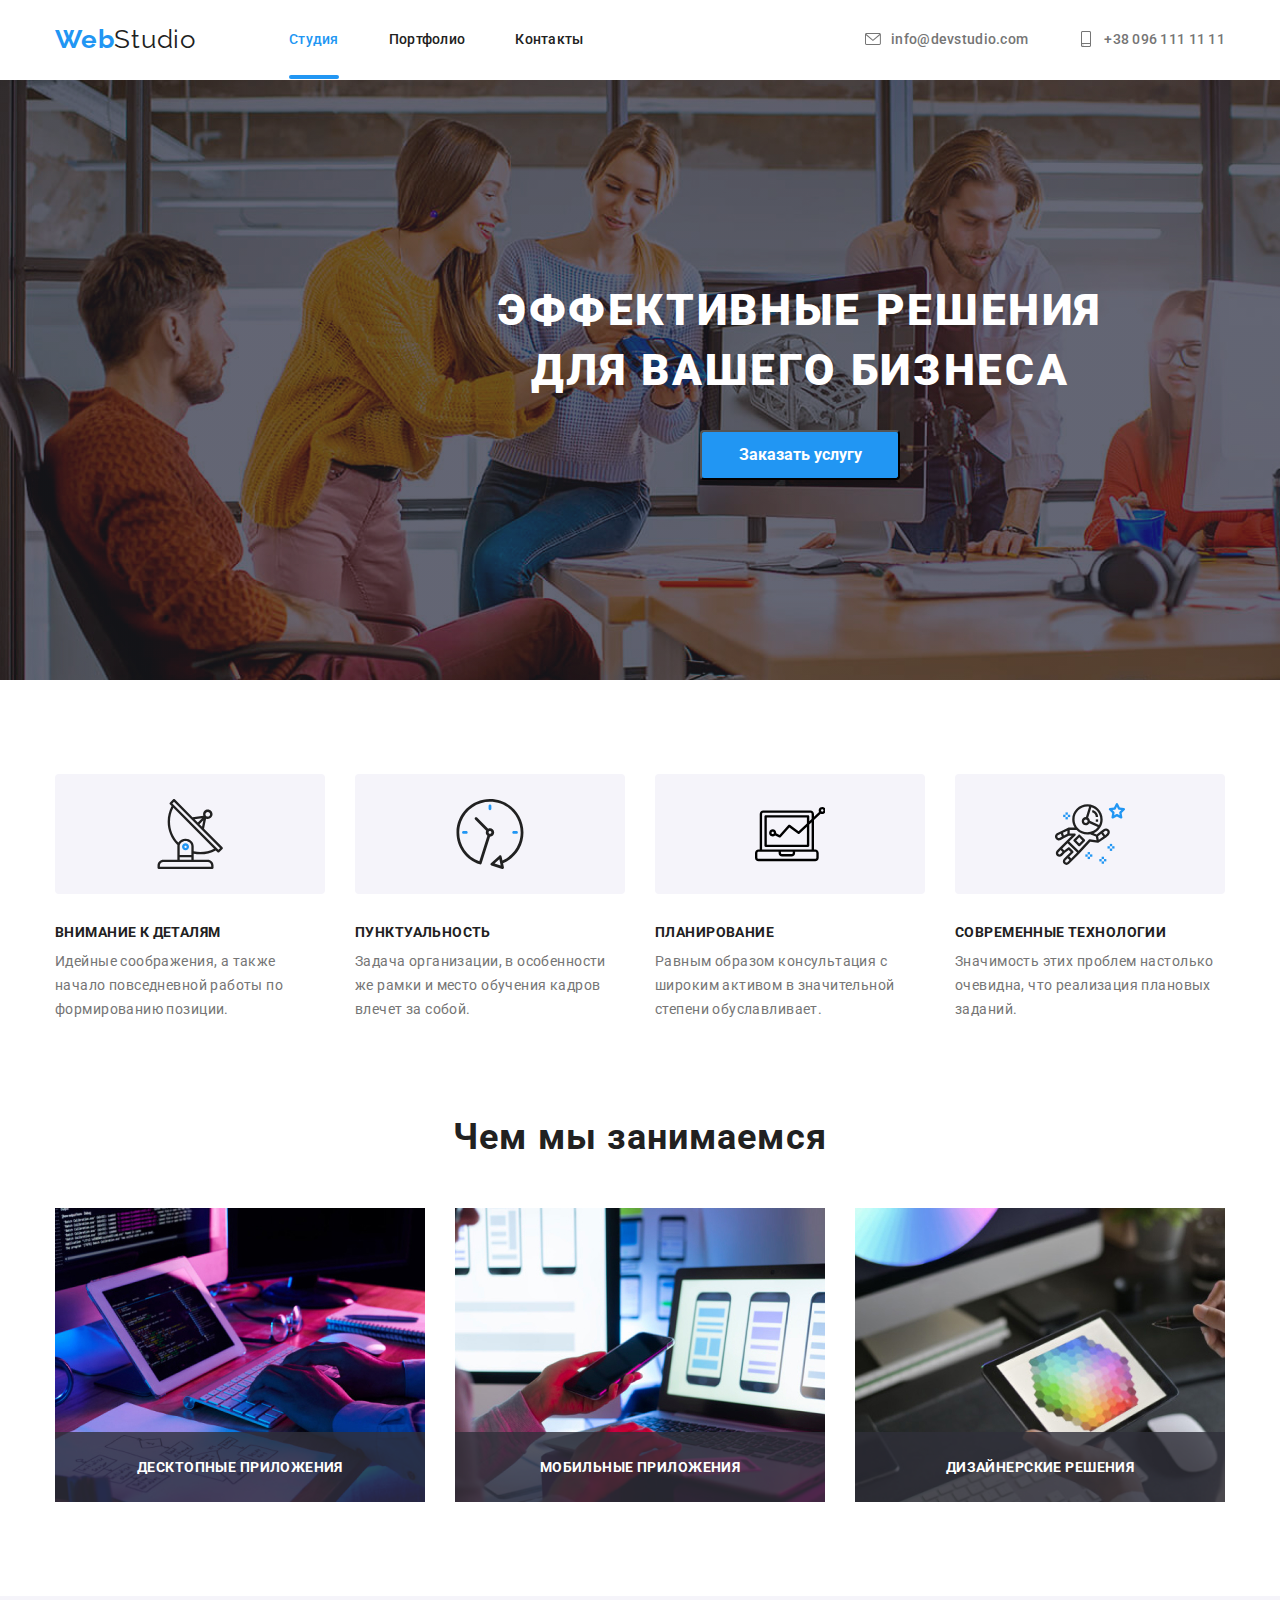
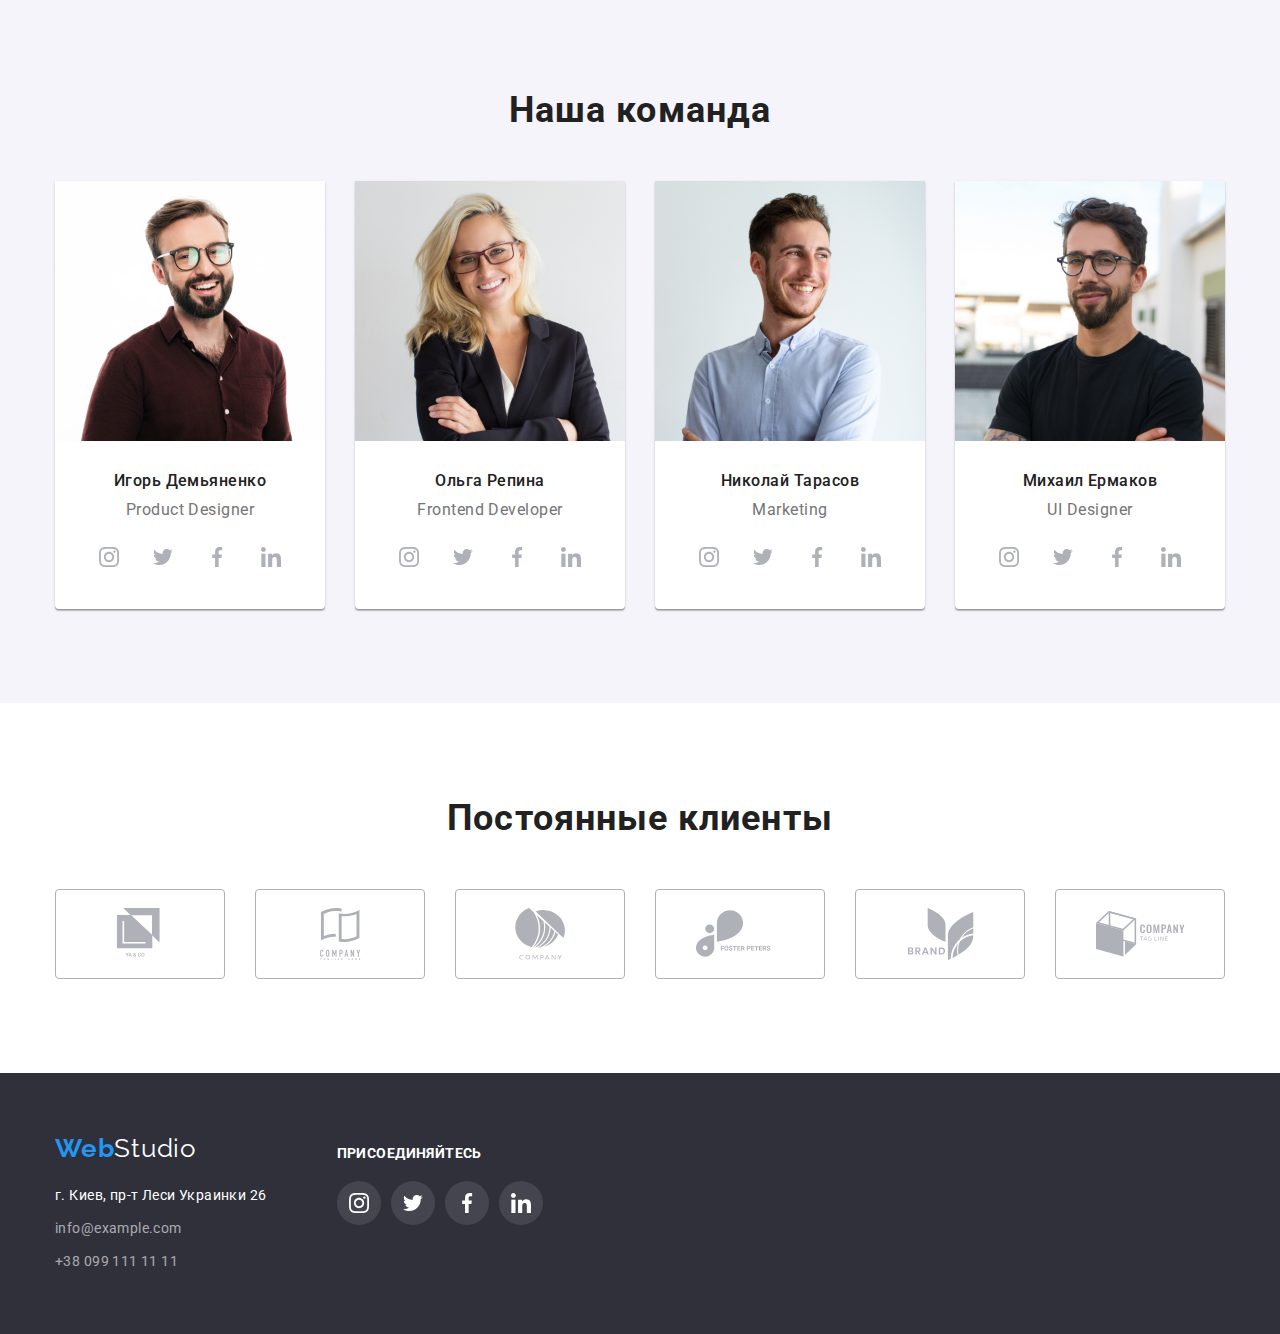
<file: index.html>
<!DOCTYPE html>
<html lang="ru">
<head>
    <meta charset="UTF-8">
    <meta name="viewport" content="width=device-width, initial-scale=1.0">
    <title>Web Studio</title>
    <link rel="stylesheet" href="https://cdnjs.cloudflare.com/ajax/libs/modern-normalize/1.0.0/modern-normalize.min.css" />
    <link rel="preconnect" href="https://fonts.gstatic.com">
    <link
        href="https://fonts.googleapis.com/css2?family=Oleo+Script&family=Raleway:wght@700&family=Roboto:wght@400;500;700;900&display=swap"
        rel="stylesheet">
        <link rel="stylesheet" href="/css/styles.css">
</head>
<body>
    <header class="header">
       <div class="container">
            <a class="header-logo" href="/index.html" lang="en"><span class="header-logo-span-web">Web</span><span
                    class="header-logo-span-studio">Studio</span></a>
            <nav class="navigation">
                <ul class="navigation-list">
                    <li class="navigation-list-item"><a class="navigation-list-item-link link-accent" href="/index.html">Студия</a></li>
                    <li class="navigation-list-item"><a class="navigation-list-item-link" href="/portfolio.html">Портфолио</a></li>
                    <li class="navigation-list-item"><a class="navigation-list-item-link" href="#">Контакты</a></li>
                </ul>
            </nav>
            <ul class="header-contact">
                <li class="header-contact-item">
                    <a class="header-contact-item-link"
                        href="mailto:info@devstudio.com"><svg class="header-contact-link-icon">
                            <use href="/images/sprite.svg#icon-envelope"></use>
                        </svg>  <span>info@devstudio.com</span></a></li>
                <li class="header-contact-item"><a class="header-contact-item-link" href="tel:+380961111111"> <svg class="header-contact-link-icon">
                    <use href="/images/sprite.svg#icon-smartphone"></use>
                </svg>  <span>+38 096 111 11 11</span></a>
                </li>
            </ul>
       </div>
    </header>
    <main>
        <!-- HERO -->
        <section class="hero">
            <div class="container">
                <h1 class="hero-title">ЭФФЕКТИВНЫЕ РЕШЕНИЯ <br> ДЛЯ ВАШЕГО БИЗНЕСА</h1>
                <button class="modal-btn" type="button" data-modal-open><span class="modal-btn-text">Заказать услугу</span></button>
            </div>
        </section>
        <!-- Features -->
        <section class="features">
            <div class="container">
                <h2 class="visually-hidden">Особенности</h2>
                <ul class="features-list">
                    <li class="features-list-item">
                        <div class="features-list-icon-border">
                        <svg class="features-list-icon">
                            <use href="/images/sprite.svg#icon-satellite-antenna"></use>
                        </svg>
                        </div>
                        <h3 class="features-list-item-title">ВНИМАНИЕ К ДЕТАЛЯМ</h3>
                        <p class="features-list-item-text">Идейные соображения, а также <br>
                            начало повседневной работы по <br>
                            формированию позиции.
                        </p>
                    </li>
                    <li class="features-list-item">
                        <div class="features-list-icon-border">
                        <svg class="features-list-icon">
                            <use href="/images/sprite.svg#icon-clock"></use>
                        </svg>
                        </div>
                        <h3 class="features-list-item-title">ПУНКТУАЛЬНОСТЬ</h3>
                        <p class="features-list-item-text">Задача организации, в особенности <br>
                            же рамки и место обучения кадров <br>
                            влечет за собой.
                        </p>
                    </li>
                    <li class="features-list-item">
                        <div class="features-list-icon-border">
                        <svg class="features-list-icon">
                            <use href="/images/sprite.svg#icon-computer"></use>
                        </svg>
                        </div>
                        <h3 class="features-list-item-title">ПЛАНИРОВАНИЕ</h3>
                        <p class="features-list-item-text">Равным образом консультация с <br>
                            широким активом в значительной <br>
                            степени обуславливает.
                        </p>
                    </li>
                    <li class="features-list-item">
                        <div class="features-list-icon-border">
                        <svg class="features-list-icon">
                            <use href="/images/sprite.svg#icon-astronaut"></use>
                        </svg>
                        </div>
                        <h3 class="features-list-item-title">СОВРЕМЕННЫЕ ТЕХНОЛОГИИ</h3>
                        <p class="features-list-item-text">Значимость этих проблем настолько <br>
                            очевидна, что реализация плановых <br>
                            заданий.
                        </p>
                    </li>
                </ul>
            </div>
        </section>
        <!--ACTIVITIES-->
        <section class="activities">
            <div class="container">
                <h2 class="activities-title">Чем мы занимаемся</h2>
                <ul class="activities-list">
                    <li class="activities-list-item">
                        <img class="activities-list-item-img" src="/images/img.jpg" alt="сотрудник печатает на клавиатуре" width="370"
                            height="294">
                            <div class="activities-text-container">
                                <p class="activities-text">Десктопные приложения</p>
                            </div>
                    </li>
                    <li class="activities-list-item">
                        <img class="activities-list-item-img" src="/images/img-1.jpg" alt="девушка использует смартфон" width="370"
                            height="294">
                            <div class="activities-text-container">
                                <p class="activities-text">Мобильные приложения</p>
                            </div>
                    </li>
                    <li class="activities-list-item">
                        <img class="activities-list-item-img" src="/images/img-2.jpg" alt="сотрудник использует палитру на планшете"
                            width="370" height="294">
                        <div class="activities-text-container">
                            <p class="activities-text">Дизайнерские решения</p>
                        </div>
                    </li>
                </ul>
            </div>
        </section>
        <!--TEAM-->
        <section class="team">
            <div class="container">
                <h2 class="team-title">Наша команда</h2>
                <ul class="team-list">
                    <li class="team-list-item">
                        <img class="team-list-iteam-img" src="/images/team/img.jpg" alt="фото Игоря Демьяненко" width="270"
                            height="260">
                            
                        <h3 class="team-list-item-title">Игорь Демьяненко</h3>
                        <p class="team-list-item-text" lang="en">Product Designer</p>
                        <ul class="team-social-link-list">
                            <li class="team-social-link-list-item">
                            <a class="team-social-link" href="">
                                <svg class="team-social-icon">
                                    <use href="/images/sprite.svg#icon-instagram"></use>
                                </svg>
                            </a>
                            </li>
                            <li class="team-social-link-list-item">
                            <a class="team-social-link" href="">
                                <svg class="team-social-icon">
                                    <use href="/images/sprite.svg#icon-twiter"></use>
                                </svg>
                            </a>
                            </li>
                            <li class="team-social-link-list-item">
                            <a class="team-social-link" href="">
                                <svg class="team-social-icon">
                                    <use href="/images/sprite.svg#icon-facebook"></use>
                                </svg>
                            </a>
                            </li>
                            <li class="team-social-link-list-item">
                            <a class="team-social-link" href="">
                                <svg class="team-social-icon">
                                    <use href="/images/sprite.svg#icon-linkedin"></use>
                                </svg>
                            </a>
                            </li>
                        </ul>
                        
                    </li>
                    <li class="team-list-item">
                        <img class="team-list-iteam-img" src="/images/team/img-1.jpg" alt="фото Ольги Репиной" width="270" height="260">
                     
                        <h3 class="team-list-item-title">Ольга Репина</h3>
                        <p class="team-list-item-text" lang="en">Frontend Developer</p>
                        <ul class="team-social-link-list">
                            <li class="team-social-link-list-item">
                                <a class="team-social-link" href="">
                                    <svg class="team-social-icon">
                                        <use href="/images/sprite.svg#icon-instagram"></use>
                                    </svg>
                                </a>
                            </li>
                            <li class="team-social-link-list-item">
                                <a class="team-social-link" href="">
                                    <svg class="team-social-icon">
                                        <use href="/images/sprite.svg#icon-twiter"></use>
                                    </svg>
                                </a>
                            </li>
                            <li class="team-social-link-list-item">
                                <a class="team-social-link" href="">
                                    <svg class="team-social-icon">
                                        <use href="/images/sprite.svg#icon-facebook"></use>
                                    </svg>
                                </a>
                            </li>
                            <li class="team-social-link-list-item">
                                <a class="team-social-link" href="">
                                    <svg class="team-social-icon">
                                        <use href="/images/sprite.svg#icon-linkedin"></use>
                                    </svg>
                                </a>
                            </li>
                        </ul>
                      
                    </li>
                    <li class="team-list-item">
                        <img class="team-list-iteam-img" src="/images/team/img-2.jpg" alt="фото Николая Тарасова" width="270"
                            height="260">
                        
                        <h3 class="team-list-item-title">Николай Тарасов</h3>
                        <p class="team-list-item-text" lang="en">Marketing</p>
                    <ul class="team-social-link-list">
                        <li class="team-social-link-list-item">
                            <a class="team-social-link" href="">
                                <svg class="team-social-icon">
                                    <use href="/images/sprite.svg#icon-instagram"></use>
                                </svg>
                            </a>
                        </li>
                        <li class="team-social-link-list-item">
                            <a class="team-social-link" href="">
                                <svg class="team-social-icon">
                                    <use href="/images/sprite.svg#icon-twiter"></use>
                                </svg>
                            </a>
                        </li>
                        <li class="team-social-link-list-item">
                            <a class="team-social-link" href="">
                                <svg class="team-social-icon">
                                    <use href="/images/sprite.svg#icon-facebook"></use>
                                </svg>
                            </a>
                        </li>
                        <li class="team-social-link-list-item">
                            <a class="team-social-link" href="">
                                <svg class="team-social-icon">
                                    <use href="/images/sprite.svg#icon-linkedin"></use>
                                </svg>
                            </a>
                        </li>
                    </ul>
                    </li>
                    <li class="team-list-item">
                        <img class="team-list-iteam-img" src="/images/team/img-3.jpg" alt="фото Михаила Ермакова" width="270"
                            height="260">
                            
                        <h3 class="team-list-item-title">Михаил Ермаков</h3>
                        <p class="team-list-item-text" lang="en">UI Designer</p>
                        <ul class="team-social-link-list">
                            <li class="team-social-link-list-item">
                                <a class="team-social-link" href="">
                                    <svg class="team-social-icon">
                                        <use href="/images/sprite.svg#icon-instagram"></use>
                                    </svg>
                                </a>
                            </li>
                            <li class="team-social-link-list-item">
                                <a class="team-social-link" href="">
                                    <svg class="team-social-icon">
                                        <use href="/images/sprite.svg#icon-twiter"></use>
                                    </svg>
                                </a>
                            </li>
                            <li class="team-social-link-list-item">
                                <a class="team-social-link" href="">
                                    <svg class="team-social-icon">
                                        <use href="/images/sprite.svg#icon-facebook"></use>
                                    </svg>
                                </a>
                            </li>
                            <li class="team-social-link-list-item">
                                <a class="team-social-link" href="">
                                    <svg class="team-social-icon">
                                        <use href="/images/sprite.svg#icon-linkedin"></use>
                                    </svg>
                                </a>
                            </li>
                        </ul>
                        
                    </li>
                </ul>
            </div>
        </section>
        <!--Partners-->
        <section class="partners">
            <div class="container">
            <h2 class="partners-title">Постоянные клиенты</h2>
            <ul class="partners-logo-list">
                <li class="partners-logo-list-item">
                    <a class="partners-logo-link" href="">
                        <svg class="partners-logo-icon">
                            <use href="/images/sprite.svg#icon-logo-1" ></use>
                        </svg>
                    </a>
                </li>
                <li class="partners-logo-list-item">
                    <a class="partners-logo-link" href="">
                    <svg class="partners-logo-icon">
                        <use href="/images/sprite.svg#icon-logo-2" ></use>
                    </svg>
                    </a>
                </li>
                <li class="partners-logo-list-item">
                    <a class="partners-logo-link" href="">
                    <svg class="partners-logo-icon">
                        <use href="/images/sprite.svg#icon-logo-3" ></use>
                    </svg>
                    </a>
                </li>
                <li class="partners-logo-list-item">
                    <a class="partners-logo-link" href="">
                    <svg class="partners-logo-icon">
                        <use href="/images/sprite.svg#icon-logo-4" ></use>
                    </svg>
                    </a>
                </li>
                <li class="partners-logo-list-item">
                    <a class="partners-logo-link" href="">
                    <svg class="partners-logo-icon">
                        <use href="/images/sprite.svg#icon-logo-5" ></use>
                    </svg>
                    </a>
                </li>
                <li class="partners-logo-list-item">
                    <a class="partners-logo-link" href="">
                    <svg class="partners-logo-icon">
                        <use href="/images/sprite.svg#icon-logo-6" ></use>
                    </svg>
                    </a>
                </li>
            </ul>
            </div>
        </section>
    </main>
    <footer class="footer">
        <div class="container">
            <div class="footer-logo-adress">
            <a class="footer-logo" href="/index.html" lang="en"><span class="footer-logo-span-web">Web</span><span
                    class="footer-logo-span-studio">Studio</span></a>
            <address class="footer-adress">
                <ul class="footer-adress-list">
                    <li class="footer-adress-list-item">
                        <a class="footer-adress-list-item-link-map" href="https://goo.gl/maps/MqSdqKukaZppkvyj8">г. Киев, пр-т Леси
                            Украинки 26</a>
                    </li>
                    <li class="footer-adress-list-item">
                        <a class="footer-adress-list-item-link" href="mailto:info@example.com">info@example.com</a>
                    </li>
                    <li class="footer-adress-list-item">
                        <a class="footer-adress-list-item-link" href="tel:+380991111111">+38 099 111 11 11</a>
                    </li>
                </ul>
                </address>
                </div>
                <div class="footer-social-links">
                <h3 class="footer-social-link-list-title">присоединяйтесь</h3>
                <ul class="footer-social-link-list">
                    <li class="footer-social-link-list-item">
                        <a class="footer-social-link" href="">
                            <svg class="footer-social-icon">
                                <use href="/images/sprite.svg#icon-instagram"></use>
                            </svg>
                        </a>
                    </li>
                    <li class="footer-social-link-list-item">
                        <a class="footer-social-link" href="">
                            <svg class="footer-social-icon">
                                <use href="/images/sprite.svg#icon-twiter"></use>
                            </svg>
                        </a>
                    </li>
                    <li class="footer-social-link-list-item">
                        <a class="footer-social-link" href="">
                            <svg class="footer-social-icon">
                                <use href="/images/sprite.svg#icon-facebook"></use>
                            </svg>
                        </a>
                    </li>
                    <li class="footer-social-link-list-item">
                        <a class="footer-social-link" href="">
                            <svg class="footer-social-icon">
                                <use href="/images/sprite.svg#icon-linkedin"></use>
                            </svg>
                        </a>
                    </li>
                </ul>
                </div>
  </div> 
    </footer>

    <div class="backdrop is-hidden" data-modal>
        <div class="modal">
            <button type="button" class="close-btn" data-modal-close>
                <svg class="close-btn-icon">
                    <use href="/images/sprite.svg#icon-close"></use>
                </svg>
            </button>
        </div>
    </div>
    <script src="./js/modal.js"></script>
</body>
</html>
</file>
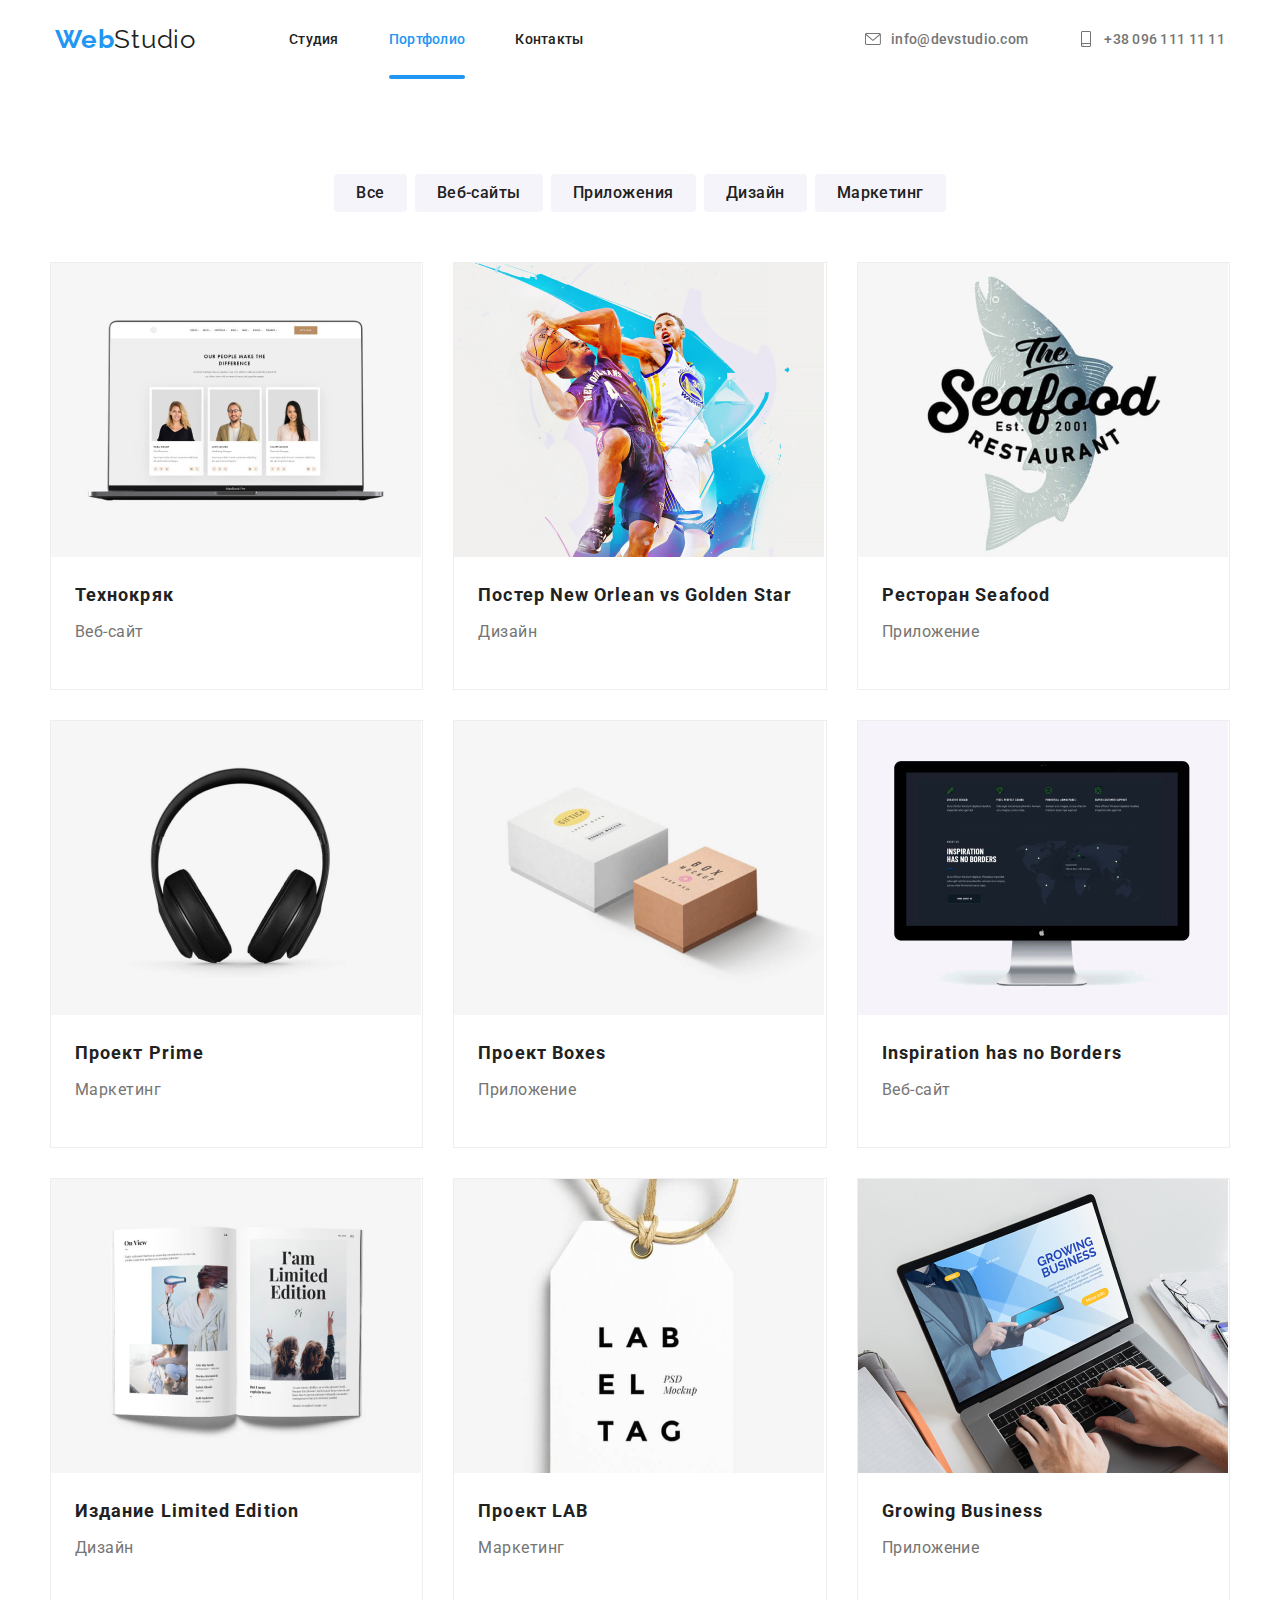
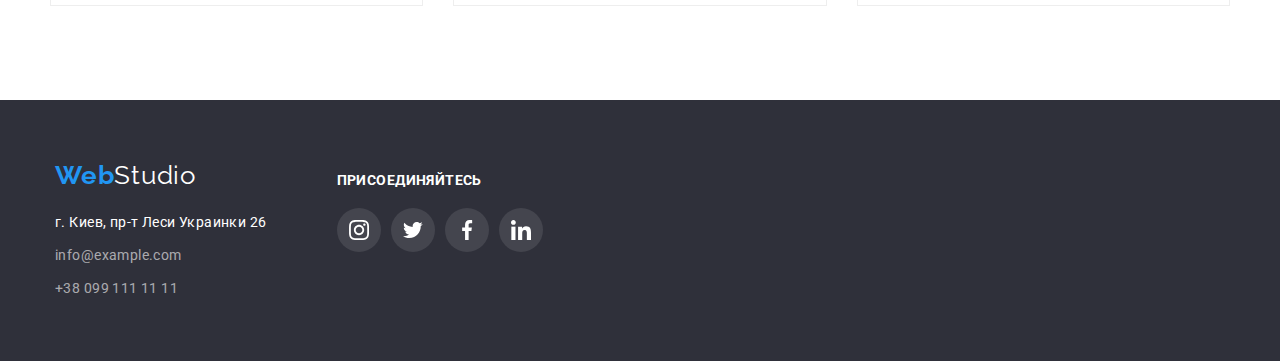
<file: portfolio.html>
<!DOCTYPE html>
<html lang="en">
<head>
    <meta charset="UTF-8">
    <meta name="viewport" content="width=device-width, initial-scale=1.0">
    <title>Portfolio</title>
    <link rel="stylesheet" href="https://cdnjs.cloudflare.com/ajax/libs/modern-normalize/1.0.0/modern-normalize.min.css" />
    <link rel="preconnect" href="https://fonts.gstatic.com">
    <link
        href="https://fonts.googleapis.com/css2?family=Oleo+Script&family=Raleway:wght@700&family=Roboto:wght@400;500;700;900&display=swap"
        rel="stylesheet">
    <link rel="stylesheet" href="/css/styles.css">
</head>
<body>
<header class="header">
    <div class="container">
        <a class="header-logo" href="/index.html" lang="en"><span class="header-logo-span-web">Web</span><span
                class="header-logo-span-studio">Studio</span></a>
        <nav class="navigation">
            <ul class="navigation-list">
                <li class="navigation-list-item"><a class="navigation-list-item-link" href="/index.html">Студия</a></li>
                <li class="navigation-list-item"><a class="navigation-list-item-link link-accent"
                        href="/portfolio.html">Портфолио</a></li>
                <li class="navigation-list-item"><a class="navigation-list-item-link" href="#">Контакты</a></li>
            </ul>
        </nav>
        <ul class="header-contact">
            <li class="header-contact-item">
                <a class="header-contact-item-link" href="mailto:info@devstudio.com"><svg class="header-contact-link-icon">
                        <use href="/images/sprite.svg#icon-envelope"></use>
                    </svg> <span>info@devstudio.com</span></a></li>
            <li class="header-contact-item"><a class="header-contact-item-link" href="tel:+380961111111"> <svg
                        class="header-contact-link-icon">
                        <use href="/images/sprite.svg#icon-smartphone"></use>
                    </svg> <span>+38 096 111 11 11</span></a>
            </li>
        </ul>
    </div>
</header>
    <main>
<h1 class="visually-hidden">Портфолио</h1>
<section class="portfolio-menu">
<div class="container">
    <ul class="portfolio-filters-list">
        <li class="portfolio-filters-list-item"><button class="portfolio-filters-list-item-button"
                type="button">Все</button></li>
        <li class="portfolio-filters-list-item"><button class="portfolio-filters-list-item-button"
                type="button">Веб-сайты</button></li>
        <li class="portfolio-filters-list-item"><button class="portfolio-filters-list-item-button"
                type="button">Приложения</button></li>
        <li class="portfolio-filters-list-item"><button class="portfolio-filters-list-item-button"
                type="button">Дизайн</button></li>
        <li class="portfolio-filters-list-item"><button class="portfolio-filters-list-item-button"
                type="button">Маркетинг</button></li>
    </ul>
    <h2 class="visually-hidden">Наши работы</h2>
    <ul class="projects-list">
        <li class="projecs-list-item">
            <a class="projecs-list-item-link" href="#">
                <img class="projecs-list-item-img" src="/images/portfolio/portfolio-1.jpg" alt="Ноутбук с открытам на нём веб-сайтом" width="370" height="294">
                <h3 class="projecs-list-item-title">Технокряк</h3>
                <p class="projecs-list-item-text">Веб-сайт</p>
                <div class="overlay">
                    <p>Технокряк это современная <br> площадка распространения <br> коронавируса. Компании <br> используют эту платформу
                        для <br>
                        цифрового шпионажа и атак на <br> защищённые сервера конкурентов.</p>
                        </div>
            </a>
        </li>
        <li class="projecs-list-item">
            <a class="projecs-list-item-link" href="#">
                <img src="/images/portfolio/portfolio-2.jpg" alt="Игроки в баскетбол" width="370" height="294">
                <h3 class="projecs-list-item-title">Постер New Orlean vs Golden Star</h3>
                <p class="projecs-list-item-text">Дизайн</p>
            </a>
        </li>
        <li class="projecs-list-item">
            <a class="projecs-list-item-link" href="#">
                <img src="/images/portfolio/portfolio-3.jpg" alt="Название ресторана с рыбой на заднем фоне" width="370"
                    height="294">
                <h3 class="projecs-list-item-title">Ресторан Seafood</h3>
                <p class="projecs-list-item-text">Приложение</p>
            </a>
        </li>
        <li class="projecs-list-item">
            <a class="projecs-list-item-link" href="#">
                <img src="/images/portfolio/portfolio-4.jpg" alt="Наушники" width="370" height="294">
                <h3 class="projecs-list-item-title">Проект Prime</h3>
                <p class="projecs-list-item-text">Маркетинг</p>
            </a>
        </li>
        <li class="projecs-list-item">
            <a class="projecs-list-item-link" href="#">
                <img class="projecs-list-item-img" src="/images/portfolio/portfolio-5.jpg" alt="Две коробки" width="370"
                    height="294">
                <h3 class="projecs-list-item-title">Проект Boxes</h3>
                <p class="projecs-list-item-text">Приложение</p>
            </a>
        </li>
        <li class="projecs-list-item">
            <a class="projecs-list-item-link" href="#">
                <img class="projecs-list-item-img" src="/images/portfolio/portfolio-6.jpg" alt="Монитор" width="370"
                    height="294">
                <h3 class="projecs-list-item-title">Inspiration has no Borders</h3>
                <p class="projecs-list-item-text">Веб-сайт</p>
            </a>
        </li>
        <li class="projecs-list-item">
            <a class="projecs-list-item-link" href="#">
                <img class="projecs-list-item-img" src="/images/portfolio/portfolio-7.jpg" alt="Открытая книга" width="370"
                    height="294">
                <h3 class="projecs-list-item-title">Издание Limited Edition</h3>
                <p class="projecs-list-item-text">Дизайн</p>
            </a>
        </li>
        <li class="projecs-list-item">
            <a class="projecs-list-item-link" href="#">
                <img class="projecs-list-item-img" src="/images/portfolio/portfolio-8.jpg" alt="Логотип LAB EL TAG"
                    width="370" height="294">
                <h3 class="projecs-list-item-title">Проект LAB</h3>
                <p class="projecs-list-item-text">Маркетинг</p>
            </a>
        </li>
        <li class="projecs-list-item">
            <a class="projecs-list-item-link" href="#">
                <img class="projecs-list-item-img" src="/images/portfolio/portfolio-9.jpg"
                    alt="Человек работает за ноутбуком" width="370" height="294">
                <h3 class="projecs-list-item-title">Growing Business</h3>
                <p class="projecs-list-item-text">Приложение</p>
            </a>
        </li>
    </ul>
</div>
</section>
    </main>
    <footer class="footer">
        <div class="container">
            <div class="footer-logo-adress">
                <a class="footer-logo" href="/index.html" lang="en"><span class="footer-logo-span-web">Web</span><span
                        class="footer-logo-span-studio">Studio</span></a>
                <address class="footer-adress">
                    <ul class="footer-adress-list">
                        <li class="footer-adress-list-item">
                            <a class="footer-adress-list-item-link-map" href="https://goo.gl/maps/MqSdqKukaZppkvyj8">г.
                                Киев, пр-т Леси
                                Украинки 26</a>
                        </li>
                        <li class="footer-adress-list-item">
                            <a class="footer-adress-list-item-link" href="mailto:info@example.com">info@example.com</a>
                        </li>
                        <li class="footer-adress-list-item">
                            <a class="footer-adress-list-item-link" href="tel:+380991111111">+38 099 111 11 11</a>
                        </li>
                    </ul>
                </address>
            </div>
            <div class="footer-social-links">
                <h3 class="footer-social-link-list-title">присоединяйтесь</h3>
                <ul class="footer-social-link-list">
                    <li class="footer-social-link-list-item">
                        <a class="footer-social-link" href="">
                            <svg class="footer-social-icon">
                                <use href="/images/sprite.svg#icon-instagram"></use>
                            </svg>
                        </a>
                    </li>
                    <li class="footer-social-link-list-item">
                        <a class="footer-social-link" href="">
                            <svg class="footer-social-icon">
                                <use href="/images/sprite.svg#icon-twiter"></use>
                            </svg>
                        </a>
                    </li>
                    <li class="footer-social-link-list-item">
                        <a class="footer-social-link" href="">
                            <svg class="footer-social-icon">
                                <use href="/images/sprite.svg#icon-facebook"></use>
                            </svg>
                        </a>
                    </li>
                    <li class="footer-social-link-list-item">
                        <a class="footer-social-link" href="">
                            <svg class="footer-social-icon">
                                <use href="/images/sprite.svg#icon-linkedin"></use>
                            </svg>
                        </a>
                    </li>
                </ul>
            </div>
        </div>
    </footer>
</body>
</html>
</file>
<file: css/styles.css>
a {
  text-decoration: none;
}

ul,
ol {
  list-style: none;
  margin: 0;
  padding: 0;
}

h1,
h2,
h3,
h4,
h5,
h6 {
  margin: 0;
}

p {
  margin: 0;
}

img {
  display: block;
}

.container {
  width: 1200px;
  padding: 0 15px;
  margin: 0 auto;
}

/*=================HEADER======================*/

.header {
  padding-top: 24px;
  padding-bottom: 25px;
}

.header .container {
  display: flex;
  align-items: center;
}

.navigation {
  display: flex;
  align-items: center;
}

.navigation-list {
  display: flex;
}

.navigation-list-item:not(:last-child) {
  margin-right: 50px;
}

.header-contact {
  display: flex;
}

.header-logo {
  margin-right: 93px;
}

.header-contact {
  margin-left: auto;
}

.header-contact-item:not(:last-child) {
  margin-right: 50px;
}

.header-logo-span-web {
  font-family: 'Raleway', sans-serif;
  font-style: normal;
  font-weight: 700;
  font-size: 26px;
  line-height: 1.192;

  letter-spacing: 0.03em;

  color: #2196f3;
}

.header-logo-span-studio {
  font-family: 'Raleway', sans-serif;
  font-style: normal;
  font-weight: 400;
  font-size: 26px;
  line-height: 1.192;

  letter-spacing: 0.03em;

  color: #212121;
}

.navigation-list-item-link {
  position: relative;
  font-family: 'Roboto', sans-serif;
  font-style: normal;
  font-weight: 500;
  font-size: 14px;
  line-height: 1.143;
  letter-spacing: 0.02em;
  cursor: pointer;
  color: #212121;

  transition-property: color;
  transition-duration: 500ms;
  transition-timing-function: cubic-bezier(0.4, 0, 0.2, 1);
}

.link-accent {
  color: #2196f3;
}

.link-accent::after {
  content: '';
  position: absolute;
  display: block;
  width: 100%;
  height: 4px;
  top: 43.5px;
  background-color: #2196f3;
  border-radius: 2px;
}

.navigation-list-item-link:hover,
.navigation-list-item-link:focus {
  color: #2196f3;
}

.navigation-list-item-link:active {
  color: #2196f3;
}

.header-contact-item-link {
  display: flex;
  font-family: 'Roboto', sans-serif;
  font-style: normal;
  font-weight: 500;
  font-size: 14px;
  line-height: 1.143;
  letter-spacing: 0.02em;
  cursor: pointer;

  color: #757575;

  transition-property: color;
  transition-duration: 500ms;
  transition-timing-function: cubic-bezier(0.4, 0, 0.2, 1);
}

.header-contact-item-link:hover,
.header-contact-item-link:focus {
  color: #2196f3;
}

.header-contact-link-icon {
  width: 16px;
  height: 16px;
  fill: #757575;
  margin-right: 10px;
}

.header-contact-item-link:hover .header-contact-link-icon,
.header-contact-item-link:focus .header-contact-link-icon {
  fill: #2196f3;
}

/*=================HEADER END======================*/

/*=================HERO======================*/

.hero {
  padding-top: 200px;
  padding-bottom: 200px;
  width: 1600px;
  height: 600px;
  margin: 0 auto;
  background-image: linear-gradient(
      rgba(47, 48, 58, 0.4),
      rgba(47, 48, 58, 0.4)
    ),
    url(/images/hero-background.jpg);
  background-repeat: no-repeat;
  background-position: center;
  background-size: cover;
}

.hero .container {
  display: block;
}

.hero-title {
  font-family: 'Roboto', sans-serif;
  font-style: normal;
  font-weight: 900;
  font-size: 44px;
  line-height: 1.364;

  text-align: center;
  letter-spacing: 0.06em;
  text-transform: uppercase;

  color: #ffffff;
}

.modal-btn {
  min-width: 200px;
  height: 50px;
  margin-left: 485px;
  margin-right: 485px;
  margin-top: 30px;
  background: #2196f3;
  border-radius: 4px;
  box-shadow: 0px 4px 4px rgba(0, 0, 0, 0.15);
  cursor: pointer;
}

.modal-btn-text {
  font-family: 'Roboto', sans-serif;
  font-style: normal;
  font-weight: 700;
  font-size: 16px;
  line-height: 1.875;

  color: #ffffff;
}

/*=================HERO END======================*/

/*=================FEATURES======================*/

.features {
  padding-top: 94px;
  padding-bottom: 94px;
}

.features .container {
  display: flex;
  align-items: center;
}

.features-list {
  display: flex;
}

.features-list-item {
  min-width: 270px;
}

.features-list-item:not(:last-child) {
  margin-right: 30px;
}

.visually-hidden {
  position: absolute;
  width: 1px;
  height: 1px;
  margin: -1px;
  border: 0;
  padding: 0;

  white-space: nowrap;
  clip-path: inset(100%);
  clip: rect(0 0 0 0);
  overflow: hidden;
}

.features-list-item-title {
  font-family: 'Roboto', sans-serif;
  font-style: normal;
  font-weight: 700;
  font-size: 14px;
  line-height: 1.143;
  letter-spacing: 0.03em;
  text-transform: uppercase;
  margin-top: 30px;

  color: #212121;
}

.features-list-item-text {
  font-family: 'Roboto', sans-serif;
  font-style: normal;
  font-weight: 400;
  font-size: 14px;
  line-height: 1.714;

  letter-spacing: 0.03em;

  color: #757575;
  margin-top: 10px;
}

.features-list-icon-border {
  width: 270px;
  height: 120px;

  background: #f5f4fa;
  border-radius: 4px;
}

.features-list-icon {
  width: 70px;
  height: 70px;
  margin-top: 25px;
  margin-bottom: 25px;
  margin-left: 100px;
  margin-right: 100px;
}

/*=================FEATURES END======================*/

/*=================ACTIVITIES======================*/

.activities {
  padding-bottom: 94px;
}

.activities-title {
  font-family: 'Roboto', sans-serif;
  font-style: normal;
  font-weight: 700;
  font-size: 36px;
  line-height: 1.167;
  text-align: center;
  letter-spacing: 0.03em;

  color: #212121;
}

.activities-list {
  display: flex;
  margin-top: 50px;
}

.activities-list-item:not(:last-child) {
  margin-right: 30px;
}

.activities-list-item {
  position: relative;
}

.activities-text {
  margin-top: 27px;
  margin-bottom: 27px;
  font-family: 'Roboto', sans-serif;
  font-style: normal;
  font-weight: bold;
  font-size: 14px;
  line-height: 1.143;
  text-align: center;
  letter-spacing: 0.03em;
  text-transform: uppercase;

  color: #ffffff;
}

.activities-text-container {
  display: inline-flex;
  justify-content: center;
  position: absolute;
  width: 370px;
  height: 70px;
  bottom: 0px;
  background: rgba(47, 48, 58, 0.8);
}

/*=================ACTIVITIES END======================*/

/*=================TEAM======================*/

.team {
  padding-top: 94px;
  padding-bottom: 94px;
  background-color: #f5f4fa;
}

.team-list {
  display: flex;
  margin-top: 50px;
}

.team-list-item-title {
  margin-top: 30px;
  margin-bottom: 10px;
}

.team-list-item-text {
  margin-bottom: 30px;
}

.team-list-item:not(:last-child) {
  margin-right: 30px;
}

.team-list-item {
  background-color: #ffffff;
  min-width: 270px;
  border-radius: 0px 0px 4px 4px;
  box-shadow: 0px 1px 3px rgba(0, 0, 0, 0.12), 0px 1px 1px rgba(0, 0, 0, 0.14),
    0px 2px 1px rgba(0, 0, 0, 0.2);
}

.team-title {
  font-family: 'Roboto', sans-serif;
  font-style: normal;
  font-weight: 700;
  font-size: 36px;
  line-height: 1, 167;
  text-align: center;
  letter-spacing: 0.03em;

  color: #212121;
}

.team-list-item-title {
  font-family: 'Roboto', sans-serif;
  font-style: normal;
  font-weight: 500;
  font-size: 16px;
  line-height: 1.188;

  text-align: center;
  letter-spacing: 0.03em;

  color: #212121;
}

.team-list-item-text {
  font-family: 'Roboto', sans-serif;
  font-style: normal;
  font-weight: 400;
  font-size: 16px;
  line-height: 1.188;
  margin-bottom: 16px;

  text-align: center;
  letter-spacing: 0.03em;

  color: #757575;
}

.team-social-link-list {
  display: flex;
  justify-content: space-between;
  width: 206px;
  height: 44px;
  margin-bottom: 30px;
  margin-left: 32px;
  margin-right: 32px;
}

.team-social-link {
  display: flex;
  justify-content: center;
  align-items: center;
  width: 44px;
  height: 44px;
  border-radius: 50%;
  background-color: white;

  transition-property: background-color;
  transition-duration: 500ms;
  transition-timing-function: cubic-bezier(0.4, 0, 0.2, 1);
}

.team-social-link:hover .team-social-icon,
.team-social-link:focus .team-social-icon {
  fill: #ffffff;
}

.team-social-link:hover,
.team-social-link:focus {
  background-color: #2196f3;
}

.team-social-icon {
  width: 20px;
  height: 20px;
  fill: #afb1b8;

  transition-property: fill;
  transition-duration: 500ms;
  transition-timing-function: cubic-bezier(0.4, 0, 0.2, 1);
}

/*=================TEAM END======================*/

/*=================PARTNERS======================*/

.partners {
  padding-top: 94px;
  padding-bottom: 94px;
}

.partners-title {
  font-family: 'Roboto', sans-serif;
  font-style: normal;
  font-weight: 700;
  font-size: 36px;
  line-height: 1.167;
  text-align: center;
  letter-spacing: 0.03em;
  margin-bottom: 50px;

  color: #212121;
}

.partners-logo-list {
  display: flex;
  justify-content: space-between;
}

.partners-logo-link {
  display: flex;
  justify-content: center;
  align-items: center;
  width: 170px;
  height: 90px;

  border: 1px solid #afb1b8;
  box-sizing: border-box;
  border-radius: 4px;

  transition-property: border;
  transition-duration: 500ms;
  transition-timing-function: cubic-bezier(0.4, 0, 0.2, 1);
}

.partners-logo-icon {
  width: 89px;
  height: 52px;
  fill: #afb1b8;

  transition-property: fill;
  transition-duration: 500ms;
  transition-timing-function: cubic-bezier(0.4, 0, 0.2, 1);
}

.partners-logo-link:hover,
.partners-logo-link:focus {
  border: 1px solid #2196f3;
}

.partners-logo-link:hover .partners-logo-icon,
.partners-logo-link:focus .partners-logo-icon {
  fill: #2196f3;
}

/*=================PARTNERS END======================*/

/*=================FOOTER======================*/

.footer {
  background-color: #2f303a;
  padding-top: 60px;
  padding-bottom: 60px;
}

.footer .container {
  display: flex;
}

.footer-logo-adress {
  display: block;
  margin-right: 70px;
}

.footer-social-links {
  width: 206px;
  height: 80px;
  display: block;
  margin-top: 12px;
}

.footer-adress {
  margin-top: 20px;
}

.footer-adress-list-item:not(:last-child) {
  margin-bottom: 9px;
}

.footer-social-link-list-title {
  width: 145px;
  height: 16px;
  font-family: 'Roboto', sans-serif;
  font-style: normal;
  font-weight: 700;
  font-size: 14px;
  line-height: 1.143;
  letter-spacing: 0.03em;
  text-transform: uppercase;

  color: #ffffff;
}

.footer-adress-list-item-link-map {
  font-family: 'Roboto', sans-serif;
  font-style: normal;
  font-weight: 400;
  font-size: 14px;
  line-height: 1.714;

  letter-spacing: 0.03em;

  color: #ffffff;
}

.footer-adress-list-item-link {
  font-family: 'Roboto', sans-serif;
  font-style: normal;
  font-weight: 400;
  font-size: 14px;
  line-height: 1.714;

  letter-spacing: 0.03em;

  color: rgba(255, 255, 255, 0.6);
}

.footer-logo-span-web {
  font-family: 'Raleway', sans-serif;
  font-style: normal;
  font-weight: 700;
  font-size: 26px;
  line-height: 1.192;

  letter-spacing: 0.03em;

  color: #2196f3;
}

.footer-logo-span-studio {
  font-family: 'Raleway', sans-serif;
  font-style: normal;
  font-weight: 400;
  font-size: 26px;
  line-height: 1.192;

  letter-spacing: 0.03em;

  color: white;
}

.footer-social-link-list {
  display: flex;
  justify-content: space-between;
  width: 206px;
  height: 44px;
  margin-top: 20px;
}

.footer-social-link {
  display: flex;
  justify-content: center;
  align-items: center;
  width: 44px;
  height: 44px;
  border-radius: 50%;
  background: rgba(255, 255, 255, 0.1);

  transition-property: background-color;
  transition-duration: 500ms;
  transition-timing-function: cubic-bezier(0.4, 0, 0.2, 1);
}

.footer-social-link:hover .team-social-icon,
.footer-social-link:focus .team-social-icon {
  fill: #ffffff;
}

.footer-social-link:hover,
.footer-social-link:focus {
  background-color: #2196f3;
}

.footer-social-icon {
  width: 20px;
  height: 20px;
  fill: #ffffff;

  transition-property: fill;
  transition-duration: 500ms;
  transition-timing-function: cubic-bezier(0.4, 0, 0.2, 1);
}
/*=================FOOTER END======================*/

/*=================PORTFOLIO======================*/

.portfolio-menu {
  padding-top: 94px;
  padding-bottom: 94px;
}

.portfolio-menu .container {
  width: 1200px;
  padding: 0 10px;
  margin: 0 auto;
}

.portfolio-filters-list {
  display: flex;
  justify-content: center;
  margin-bottom: 50px;
}

.portfolio-filters-list-item:not(:last-child) {
  margin-right: 8px;
}

.projecs-list-item-link {
  display: block;
  overflow: hidden;
  position: relative;
}

.projects-list {
  display: flex;
  flex-wrap: wrap;
  margin-left: -30px;
  margin-top: -30px;
}

.projecs-list-item {
  margin-left: 30px;
  margin-top: 30px;
  background: #ffffff;
  box-sizing: border-box;
  border: 1px solid #eeeeee;
  flex-basis: calc(100% / 3 - 30px);

  transition-property: background-color, border, box-sizing, box-shadow;
  transition-duration: 500ms;
  transition-timing-function: cubic-bezier(0.4, 0, 0.2, 1);
}

.projecs-list-item .projecs-list-item-link {
  display: block;
  padding-bottom: 22px;
}

.projecs-list-item-title {
  font-family: 'Roboto', sans-serif;
  font-style: normal;
  font-weight: 700;
  font-size: 18px;
  line-height: 2;

  letter-spacing: 0.06em;
  margin-left: 24px;
  margin-right: 24px;
  margin-top: 20px;
  margin-bottom: 4px;
  color: #212121;
}

.projecs-list-item-text {
  font-family: 'Roboto', sans-serif;
  font-style: normal;
  font-weight: 400;
  font-size: 16px;
  line-height: 1.875;
  margin-left: 24px;
  margin-right: 24px;
  margin-bottom: 20px;
  letter-spacing: 0.03em;

  color: #757575;
}

.portfolio-filters-list-item-button {
  font-family: 'Roboto', sans-serif;
  font-style: normal;
  font-weight: 500;
  font-size: 16px;
  line-height: 1.625;
  border-radius: 4px;
  background: #f5f4fa;
  border: #ffffff;
  text-align: center;
  letter-spacing: 0.03em;
  cursor: pointer;

  color: #212121;
  padding: 6px 22px 6px 22px;

  transition-property: color, background-color;
  transition-duration: 500ms;
  transition-timing-function: cubic-bezier(0.4, 0, 0.2, 1);
}

.portfolio-filters-list-item-button:hover,
.portfolio-filters-list-item-button:focus {
  color: #ffffff;
  background-color: #2196f3;
}

.projecs-list-item:hover,
.projecs-list-item:focus {
  background-color: #ffffff;
  border: 1px solid #eeeeee;
  box-sizing: border-box;
  box-shadow: 0px 1px 1px rgba(0, 0, 0, 0.12), 0px 4px 4px rgba(0, 0, 0, 0.06),
    1px 4px 6px rgba(0, 0, 0, 0.16);
}

.projecs-list-item-link:hover .overlay {
  transform: translatey(0);
}

.overlay {
  position: absolute;
  top: 0;
  left: 0;
  padding-bottom: 110px;
  width: 100%;
  height: 100%;
  background-color: rgba(33, 150, 243, 0.9);

  transform: translatey(100%);
  transition: transform 250ms ease;
}

.overlay > p {
  margin-right: 24px;
  margin-top: 63px;
  margin-left: 24px;
  font-family: 'Roboto', sans-serif;
  font-style: normal;
  font-weight: normal;
  font-size: 18px;
  line-height: 1.556;

  letter-spacing: 0.03em;

  color: #ffffff;
}

/*=================PORTFOLIO END======================*/

/*=================BACKDROP======================*/

.backdrop {
  position: fixed;
  left: 0;
  top: 0;
  width: 100%;
  height: 100%;
  background-color: rgba(0, 0, 0, 0.2);

  transition: all 500ms cubic-bezier(0.4, 0, 0.2, 1);
}

.modal {
  position: absolute;
  left: 50%;
  top: 50%;
  transform: translate(-50%, -50%);
  width: 528px;
  min-height: 581px;

  background-color: #ffffff;
  box-shadow: 0px 1px 3px rgba(0, 0, 0, 0.12), 0px 1px 1px rgba(0, 0, 0, 0.14),
    0px 2px 1px rgba(0, 0, 0, 0.2);
  border-radius: 4px;
}

.close-btn {
  display: flex;
  align-items: center;
  width: 30px;
  height: 30px;
  position: absolute;
  top: 8px;
  right: 8px;
  border: 1px solid rgba(0, 0, 0, 0.1);
  border-radius: 50%;
  background-color: #ffffff;
  box-sizing: border-box;
}

.close-btn-icon {
  width: 18px;
  height: 18px;
  fill: #000000;
}

.is-hidden {
  opacity: 0;
  visibility: hidden;
  pointer-events: none;
}

/*=================BACKDROP END======================*/
</file>
